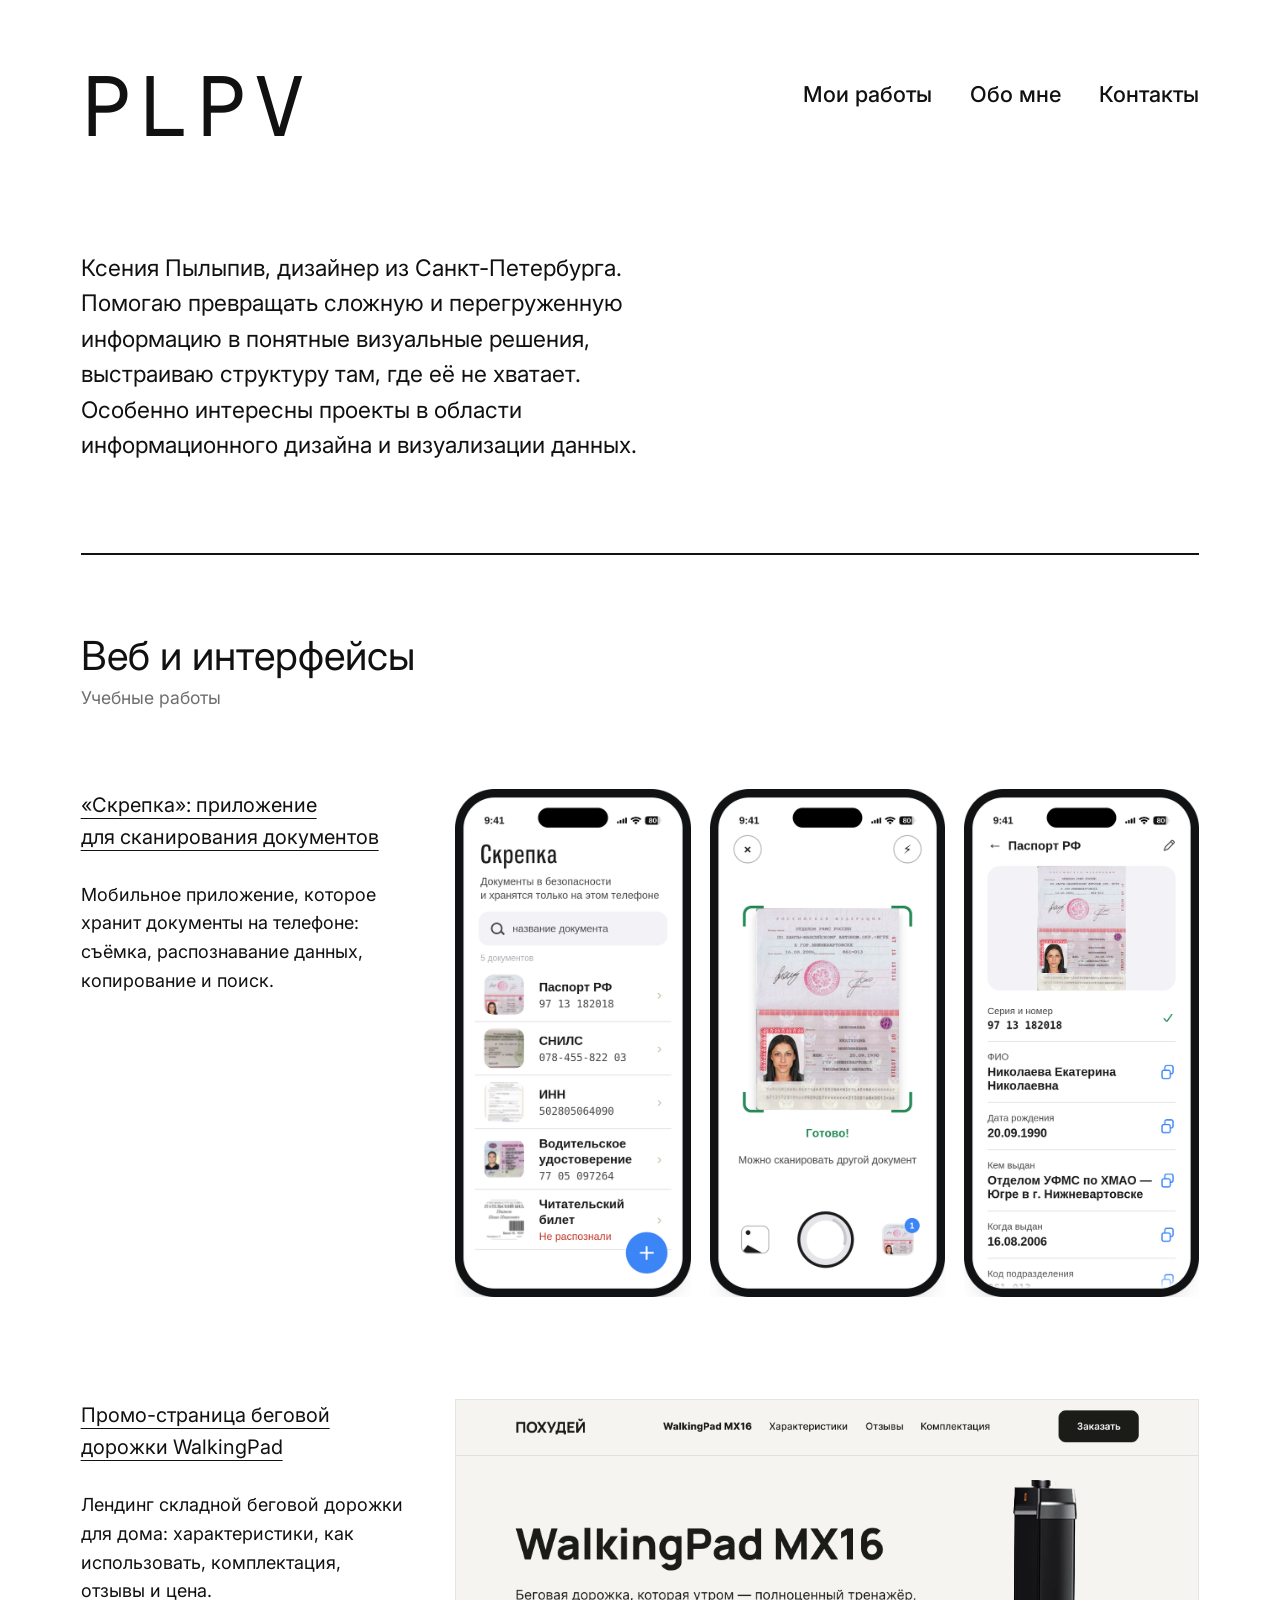
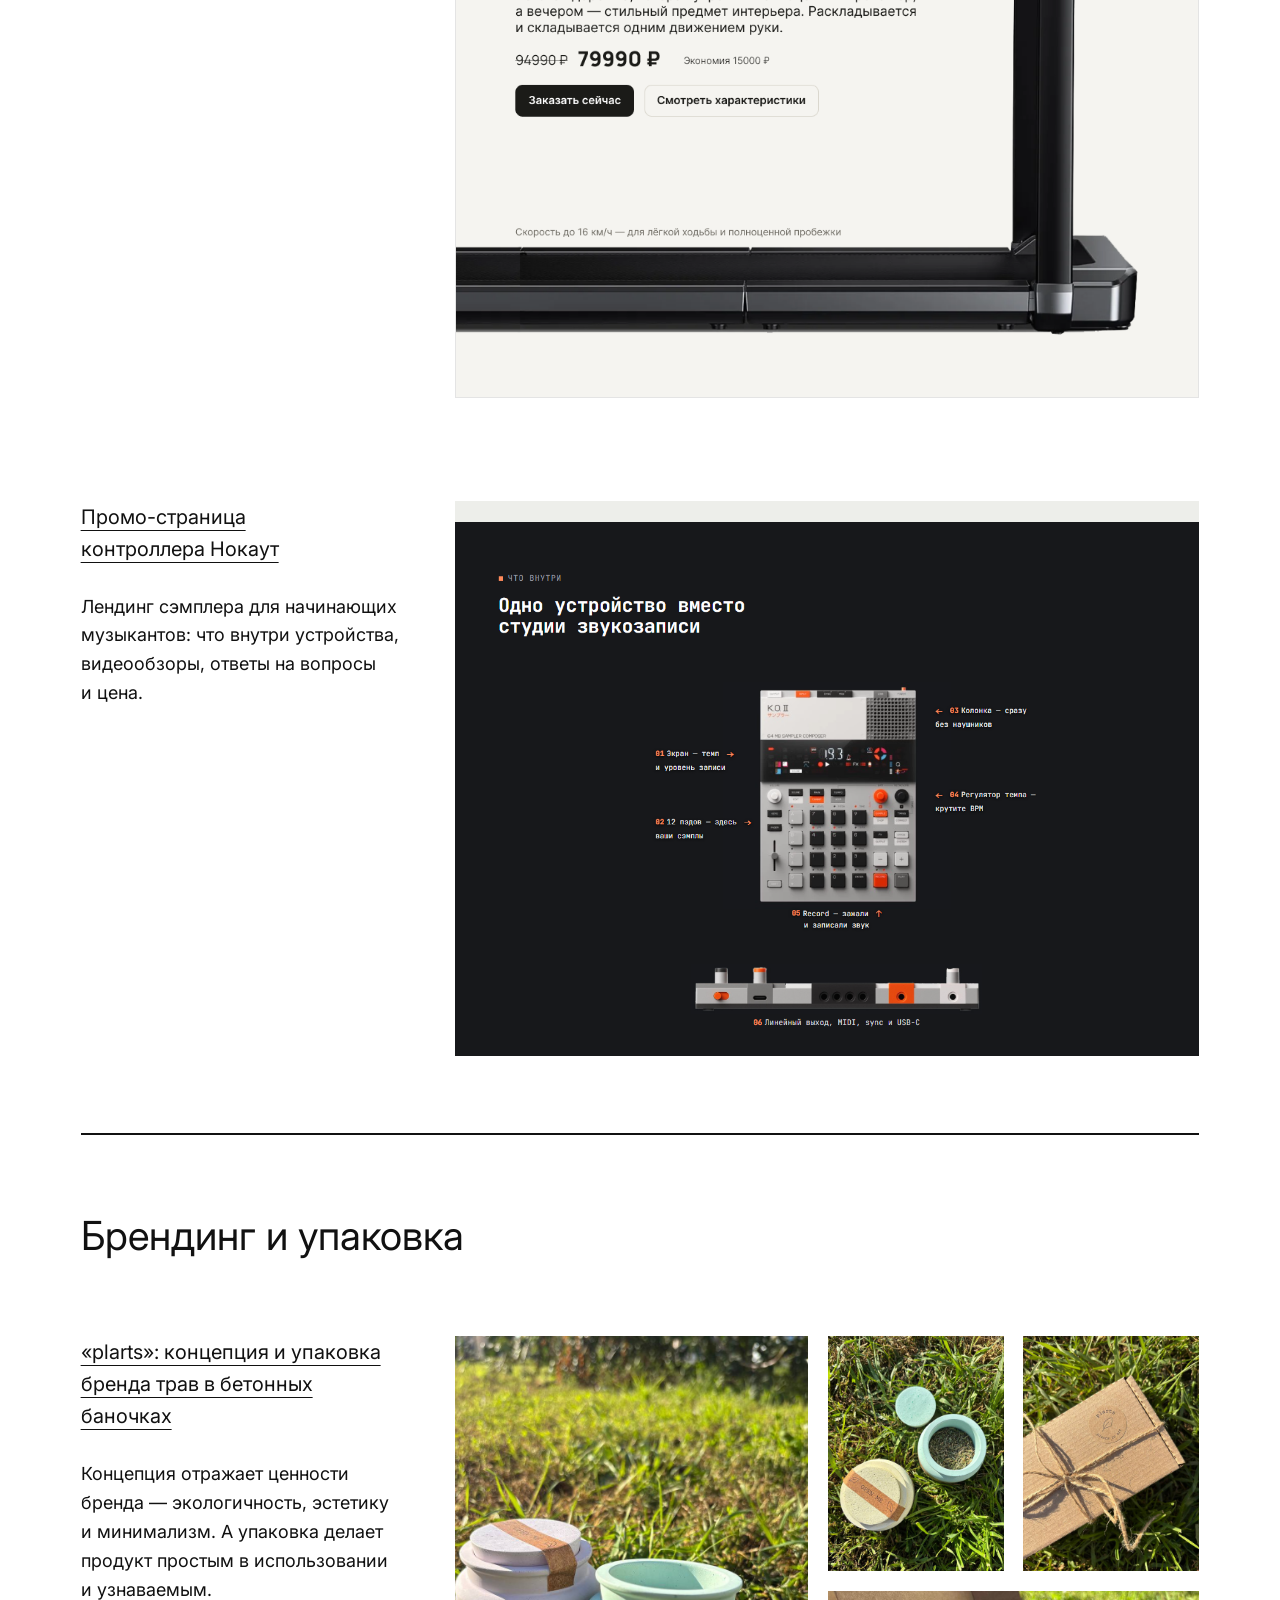
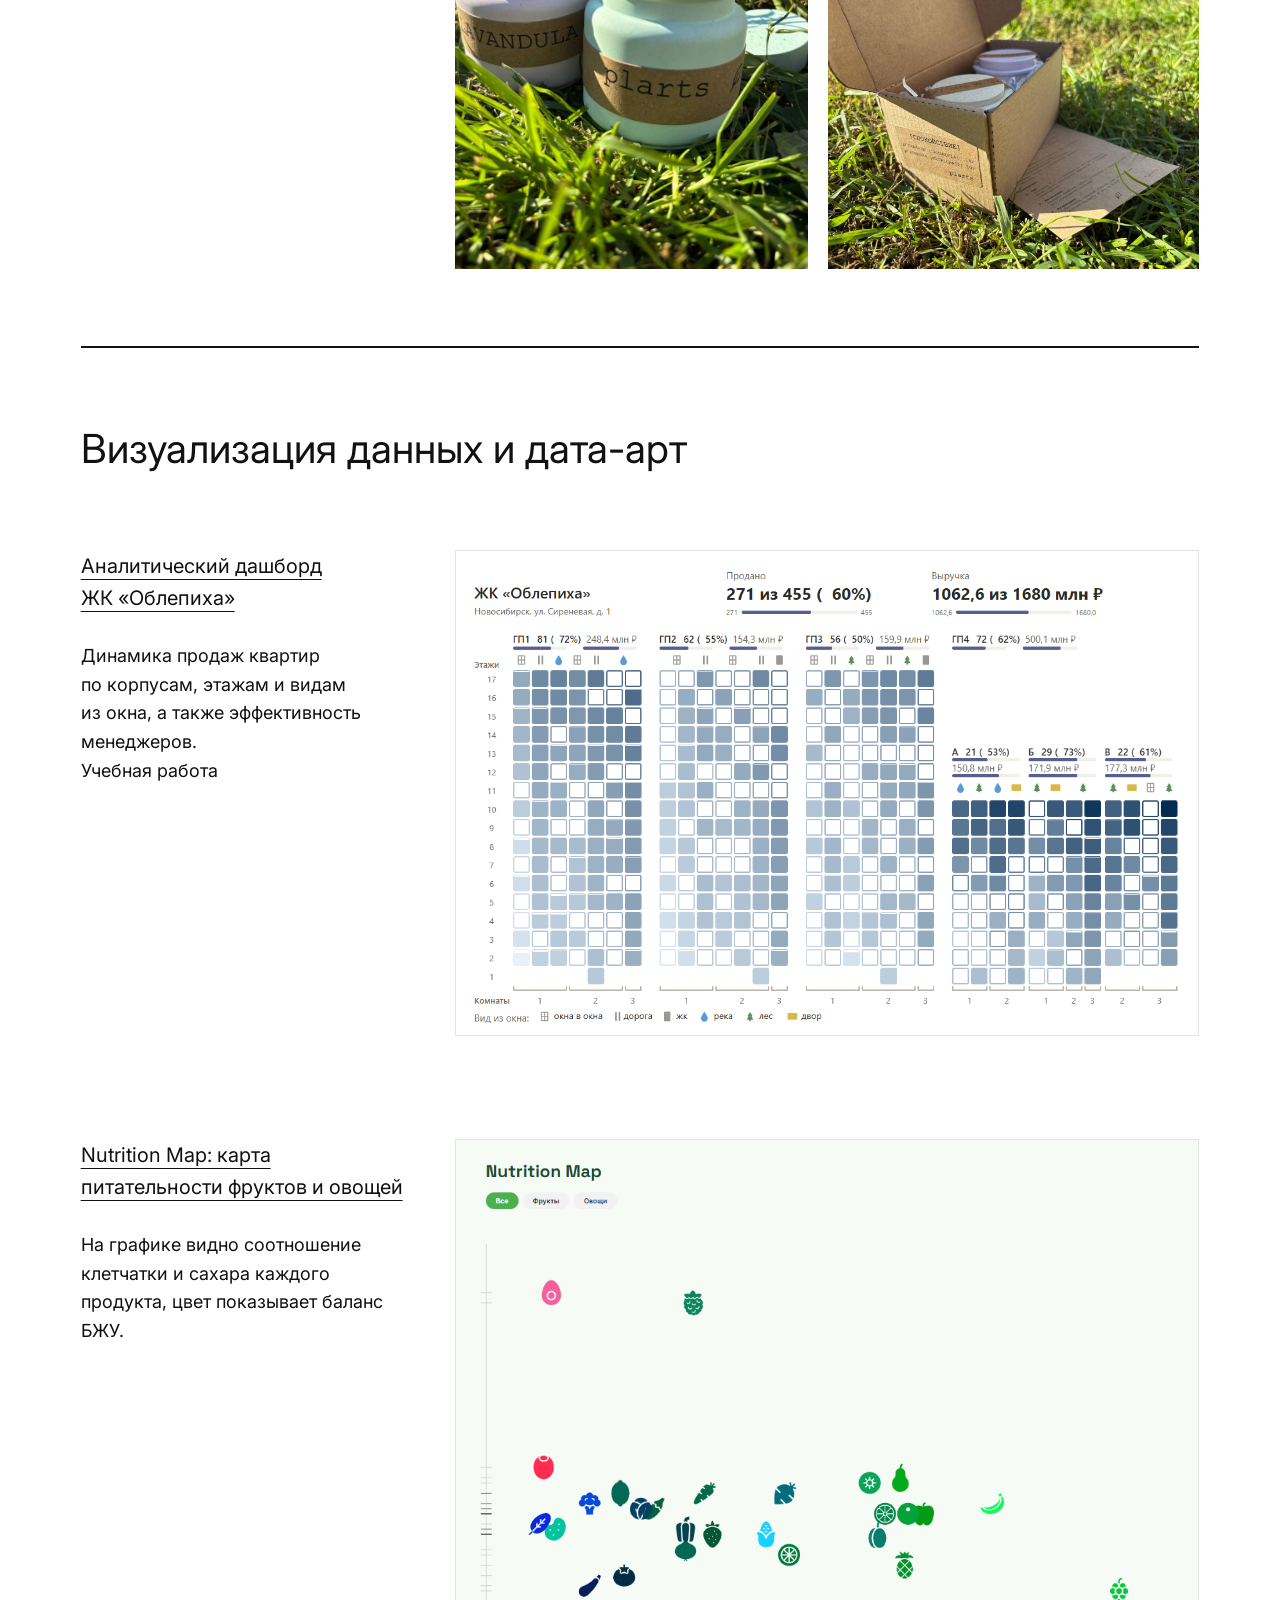
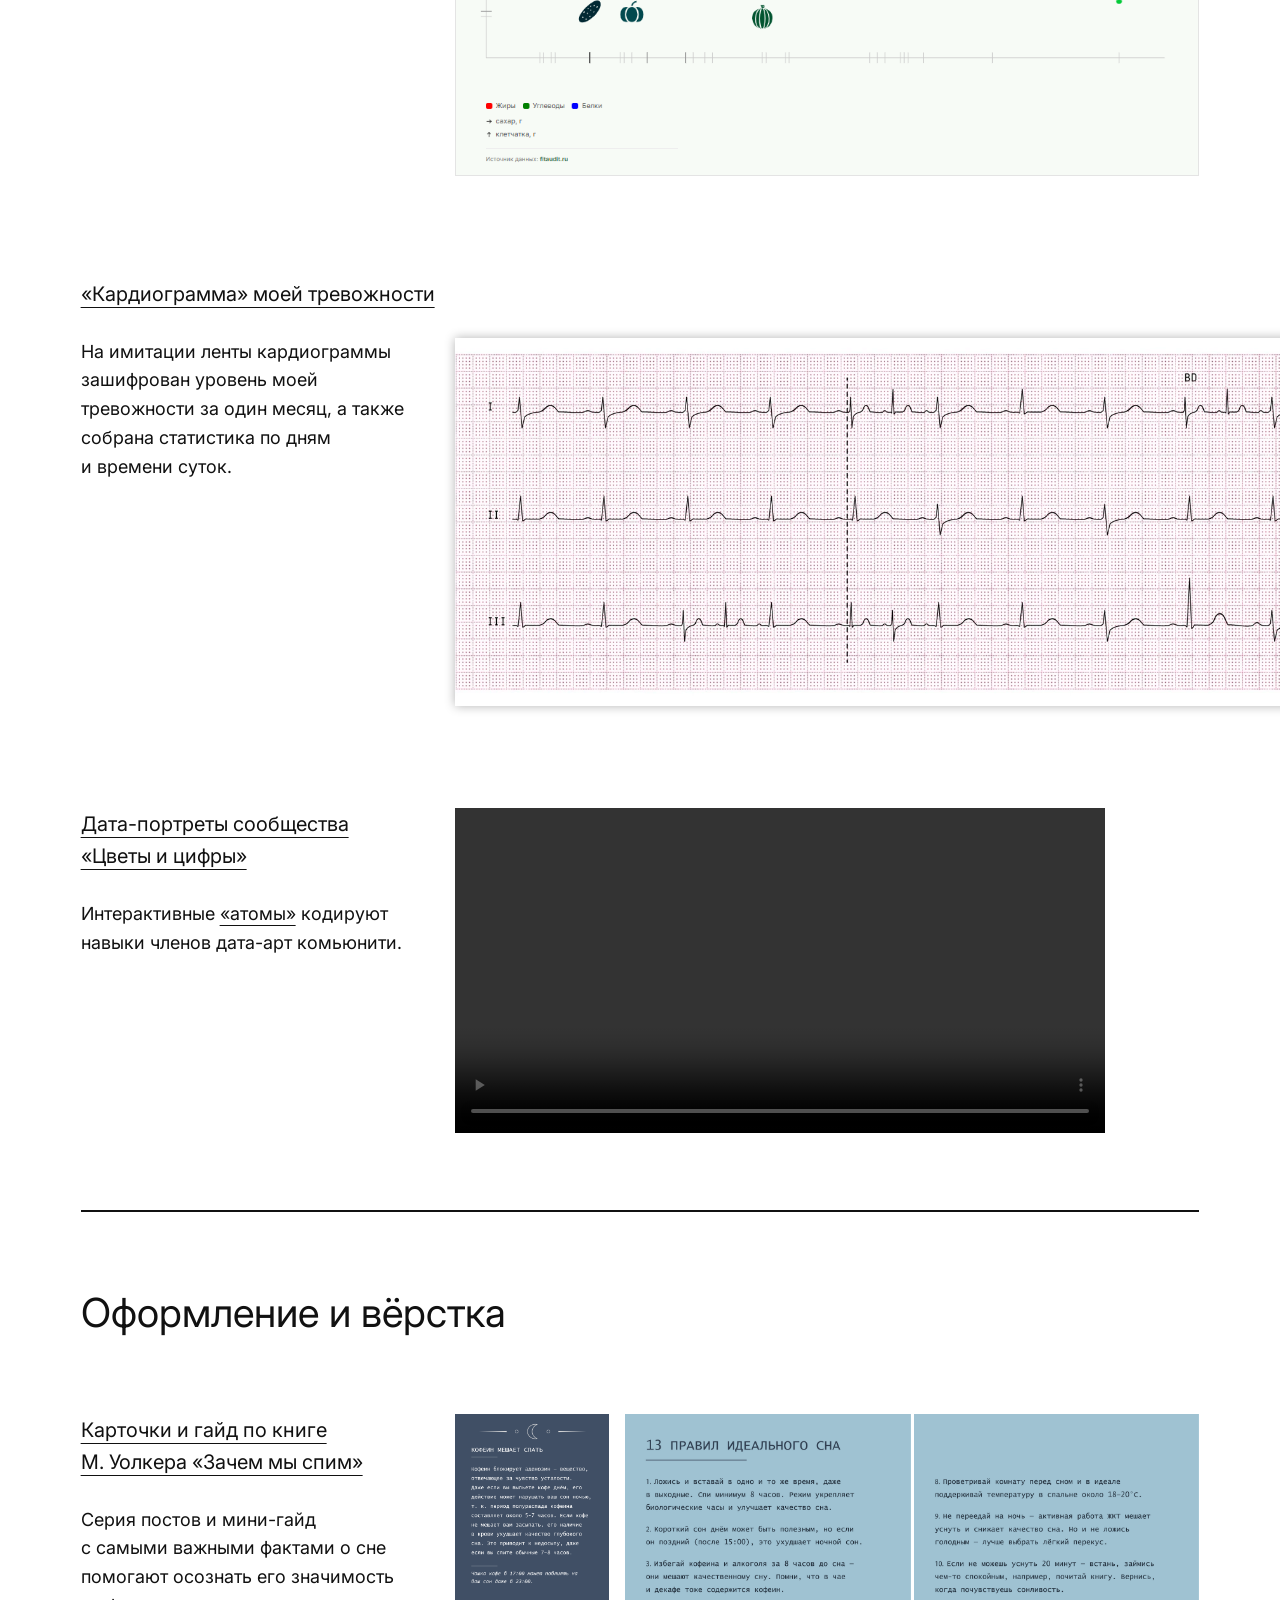
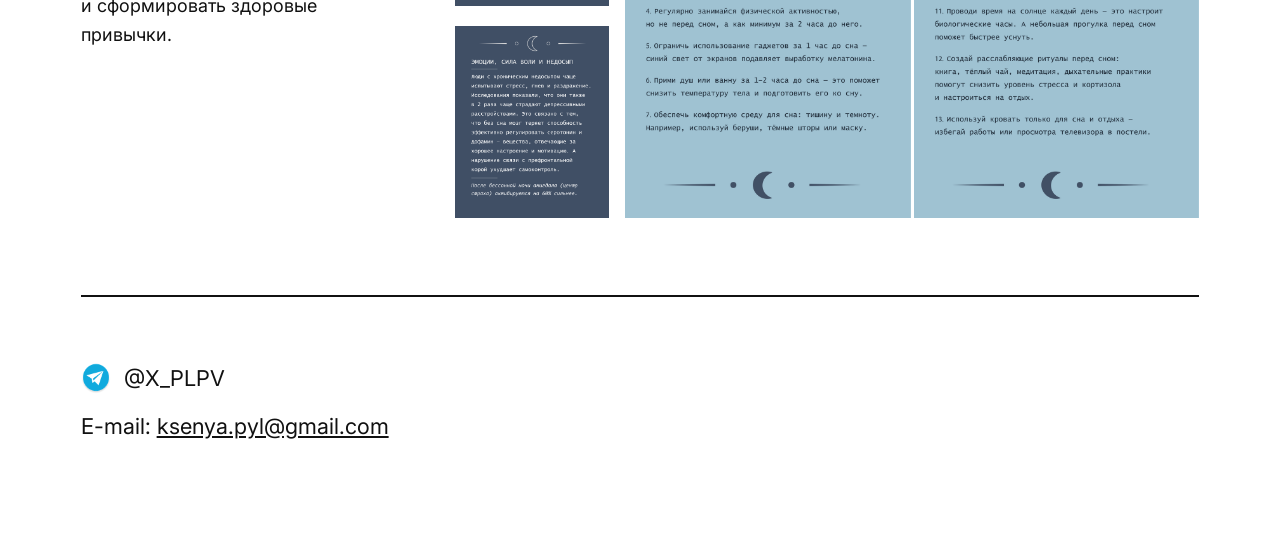
<file: index.html>
<!DOCTYPE html>
<html lang="ru">
<head>
<meta charset="utf-8">
<meta name="viewport" content="width=device-width, initial-scale=1">
<title>PLPV — Ксения Пылыпив, дизайнер</title>
<meta name="description" content="Ксения Пылыпив, дизайнер из Санкт-Петербурга. Информационный дизайн и визуализация данных.">
<link rel="preconnect" href="https://fonts.googleapis.com"><link rel="preconnect" href="https://fonts.gstatic.com" crossorigin>
<link href="https://fonts.googleapis.com/css2?family=Geist+Mono&family=Inter:wght@400;500&display=swap" rel="stylesheet">
<link rel="stylesheet" href="style.css">
</head>
<body>
<div class="wrap">
<header>
  <a class="logo" href="#top" id="top">PLPV</a>
  <nav><a href="#works">Мои работы</a><a href="#top">Обо мне</a><a href="#contacts">Контакты</a></nav>
</header>

<p class="intro" id="about"><span>Ксения Пылыпив, дизайнер из&nbsp;Санкт-Петербурга.</span> <span>Помогаю превращать сложную и&nbsp;перегруженную</span> <span>информацию в&nbsp;понятные визуальные решения,</span> <span>выстраиваю структуру там, где её не&nbsp;хватает.</span> <span>Особенно интересны проекты в&nbsp;области</span> <span>информационного дизайна и&nbsp;визуализации данных.</span></p>
<hr>

<main id="works">
<section>
  <div class="hd"><h2>Веб и&nbsp;интерфейсы</h2><p class="sub">Учебные работы</p></div>
  <article class="project" id="skrepka">
    <div class="info">
      <h3><a href="skrepka.html">«Скрепка»: приложение для&nbsp;сканирования документов</a></h3>
      <p>Мобильное приложение, которое хранит документы на&nbsp;телефоне: съёмка, распознавание данных, копирование и&nbsp;поиск.</p>
    </div>
    <a class="gallery three" href="skrepka.html" aria-label="Открыть «Скрепку» на отдельной странице"><img src="img/skrepka-1.png" alt="Скрепка: список документов" loading="lazy"><img src="img/skrepka-2.png" alt="Скрепка: съёмка документа" loading="lazy"><img src="img/skrepka-3.png" alt="Скрепка: карточка документа" loading="lazy"></a>
  </article>

  <article class="project" id="walkingpad">
    <div class="info">
      <h3><a href="walkingpad.html">Промо-страница беговой дорожки&nbsp;WalkingPad</a></h3>
      <p>Лендинг складной беговой дорожки для&nbsp;дома: характеристики, как использовать, комплектация, отзывы и&nbsp;цена.</p>
    </div>
    <a href="walkingpad.html"><img class="shot" src="img/walkingpad.png" alt="Промо-страница WalkingPad MX16" loading="lazy"></a>
  </article>

  <article class="project">
    <div class="info">
      <h3><a href="https://xplpv.github.io/muzoboika_nokaut/">Промо-страница контроллера&nbsp;Нокаут</a></h3>
      <p>Лендинг сэмплера для&nbsp;начинающих музыкантов: что внутри устройства, видеообзоры, ответы на&nbsp;вопросы и&nbsp;цена.</p>
    </div>
    <a href="https://xplpv.github.io/muzoboika_nokaut/"><img src="img/nokaut-3.png" alt="Блок «Одно устройство вместо студии звукозаписи»" loading="lazy"></a>
  </article>
</section>
<hr>

<section>
  <h2>Брендинг и&nbsp;упаковка</h2>
  <article class="project">
    <div class="info">
      <h3><a href="https://readymag.website/u2789686664/5841627/2/" target="_blank" rel="noopener">«plarts»: концепция и&nbsp;упаковка бренда трав в&nbsp;бетонных баночках</a></h3>
      <p>Концепция отражает ценности бренда&nbsp;— экологичность, эстетику и&nbsp;минимализм. А&nbsp;упаковка делает продукт простым в&nbsp;использовании и&nbsp;узнаваемым.</p>
    </div>
    <div class="gallery plarts" id="plarts">
      <div class="a"><img src="img/plarts-1.jpg" alt="Баночки plarts с лавандой и ромашкой на траве"></div>
      <div class="r"><img src="img/plarts-2.jpg" alt="Открытая баночка с травами"><img src="img/plarts-3.jpg" alt="Крафтовая коробка plarts, перевязанная шпагатом"><img class="d" src="img/plarts-4.jpg" alt="Открытая коробка с двумя баночками и инструкцией"></div>
    </div>
  </article>
</section>
<hr>

<section>
  <h2>Визуализация данных и&nbsp;дата-арт</h2>
  <article class="project">
    <div class="info">
      <h3><a href="https://xplpv.github.io/oblepiha/">Аналитический дашборд ЖК&nbsp;«Облепиха»</a></h3>
      <p>Динамика продаж квартир по&nbsp;корпусам, этажам и&nbsp;видам из&nbsp;окна, а&nbsp;также эффективность менеджеров.</p>
      <p class="tag">Учебная работа</p>
    </div>
    <a href="https://xplpv.github.io/oblepiha/"><img class="shot" src="img/oblepiha.png" alt="Дашборд ЖК Облепиха: шахматка продаж" loading="lazy"></a>
  </article>

  <article class="project">
    <div class="info">
      <h3><a href="https://xplpv.github.io/nutrition-map/">Nutrition Map: карта питательности фруктов и&nbsp;овощей</a></h3>
      <p>На&nbsp;графике видно соотношение клетчатки и&nbsp;сахара каждого продукта, цвет показывает баланс БЖУ.</p>
    </div>
    <a href="https://xplpv.github.io/nutrition-map/"><img class="shot" src="img/nutrition.png" alt="Интерактивная карта Nutrition Map" loading="lazy"></a>
  </article>

  <article class="project top-title" id="anxiety">
    <h3><a href="https://readymag.website/u2789686664/5841627/4/" target="_blank" rel="noopener">«Кардиограмма» моей тревожности</a></h3>
    <div class="info"><p>На&nbsp;имитации ленты кардиограммы зашифрован уровень моей тревожности за&nbsp;один месяц, а&nbsp;также собрана статистика по&nbsp;дням и&nbsp;времени суток.</p></div>
    <div class="ecg"><img src="img/anxiety.webp" alt="Лента кардиограммы, кодирующая уровень тревожности за месяц"></div>
  </article>

  <article class="project">
    <div class="info">
      <h3><a href="https://readymag.website/u2789686664/5841627/5/" target="_blank" rel="noopener">Дата-портреты сообщества «Цветы&nbsp;и&nbsp;цифры»</a></h3>
      <p>Интерактивные <a href="https://xplpv.github.io/databadges_flowers-numbers/">«атомы»</a> кодируют навыки членов дата-арт комьюнити.</p>
    </div>
    <video src="img/data-badges.mp4" autoplay muted loop playsinline controls aria-label="Интерактивные дата-бейджи участников сообщества"></video>
  </article>
</section>
<hr>

<section>
  <h2>Оформление и&nbsp;вёрстка</h2>
  <article class="project" id="sleep">
    <div class="info">
      <h3><a href="https://readymag.website/u2789686664/5841627/8/" target="_blank" rel="noopener">Карточки и&nbsp;гайд по&nbsp;книге М.&nbsp;Уолкера «Зачем мы спим»</a></h3>
      <p>Серия постов и&nbsp;мини-гайд с&nbsp;самыми важными фактами о&nbsp;сне помогают осознать его значимость и&nbsp;сформировать здоровые привычки.</p>
    </div>
    <div class="sleep">
      <div class="dark"><div class="card"><img src="img/sleep-1.png" alt="Карточка: кофеин мешает спать" loading="lazy"></div><div class="card"><img src="img/sleep-2.png" alt="Карточка: эмоции, сила воли и недосып" loading="lazy"></div></div>
      <img src="img/sleep-3.png" alt="Гайд: 13 правил идеального сна, страница 1" loading="lazy">
      <img src="img/sleep-4.png" alt="Гайд: 13 правил идеального сна, страница 2" loading="lazy">
    </div>
  </article>
</section>
</main>
<hr>

<footer id="contacts">
  <a class="contact" href="https://t.me/X_PLPV"><img src="img/telegram.png" alt="Telegram">@X_PLPV</a>
  <p>E-mail: <a href="mailto:ksenya.pyl@gmail.com">ksenya.pyl@gmail.com</a></p>
</footer>
</div>
<script>
(function(){var box=document.querySelector('.ecg'),img=box&&box.querySelector('img');if(!img||matchMedia('(prefers-reduced-motion:reduce)').matches)return;
function upd(){var vh=innerHeight,r=box.getBoundingClientRect(),m=r.top+r.height/2,p=Math.max(0,Math.min(1,(vh*.62-m)/Math.max(1,vh*.52-r.height/2)));img.style.transform='translateX('+(-p*(img.offsetWidth-box.offsetWidth))+'px)'}
addEventListener('scroll',upd,{passive:true});addEventListener('resize',upd);img.addEventListener('load',upd);upd()})();
</script>
<button type="button" class="up" aria-label="Наверх"><svg width="20" height="20" viewBox="0 0 20 20" fill="none" stroke="currentColor" stroke-width="2" aria-hidden="true"><path d="M10 16V4M4.5 9.5 10 4l5.5 5.5"/></svg></button>
<script>
(function(){var b=document.querySelector('.up');function s(){b.classList.toggle('show',scrollY>500)}
addEventListener('scroll',s,{passive:true});s();
b.addEventListener('click',function(){scrollTo({top:0,behavior:matchMedia('(prefers-reduced-motion:reduce)').matches?'auto':'smooth'})})})();
</script>
</body>
</html>
</file>
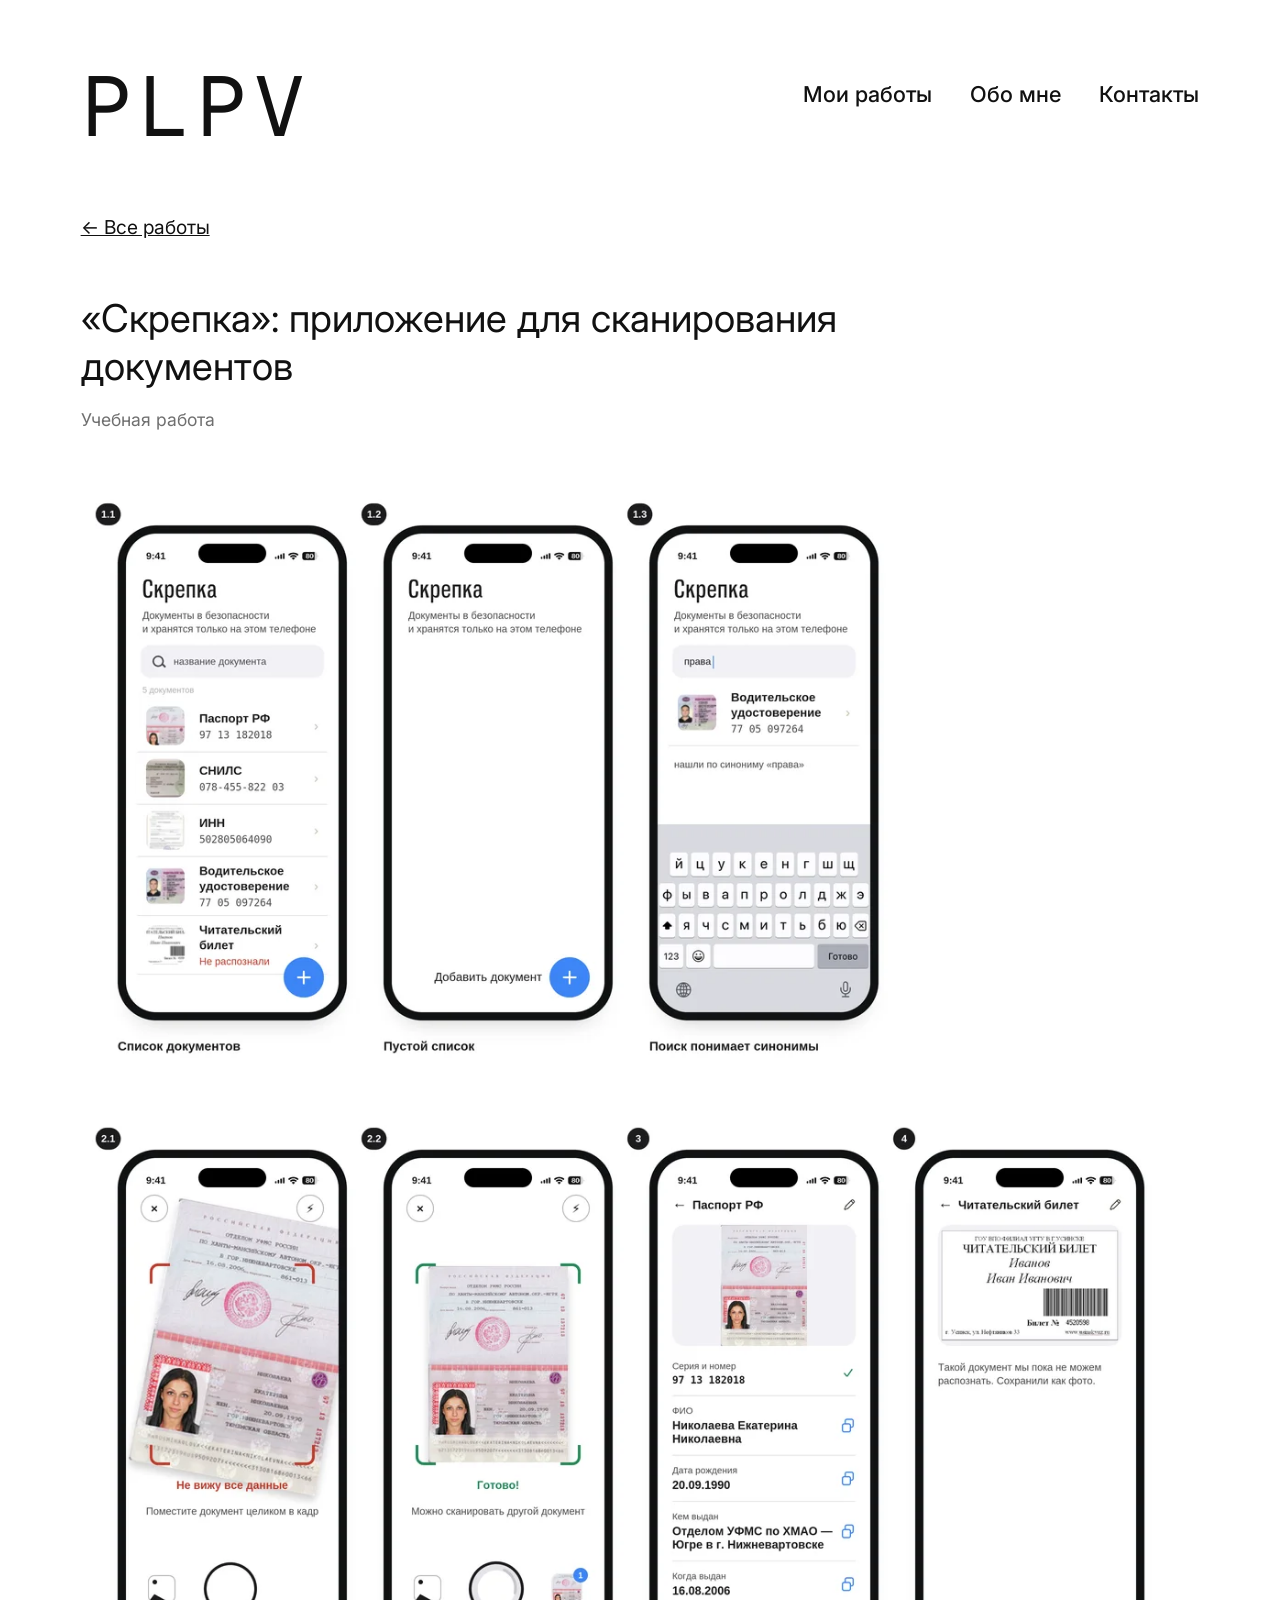
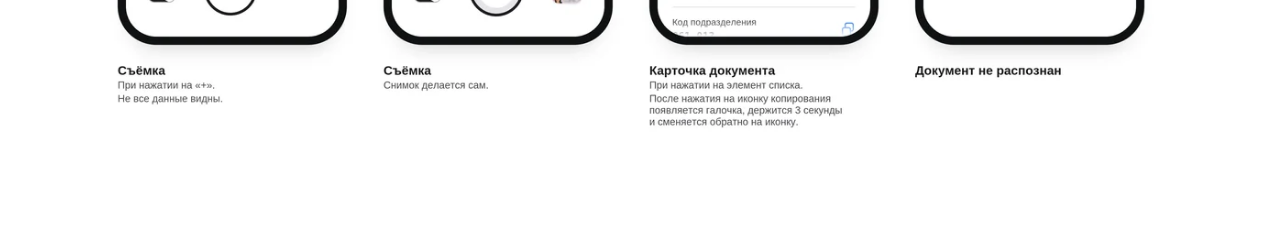
<file: skrepka.html>
<!DOCTYPE html>
<html lang="ru">
<head>
<meta charset="utf-8">
<meta name="viewport" content="width=device-width, initial-scale=1">
<title>«Скрепка»: приложение для сканирования документов — PLPV</title>
<meta name="description" content="Ксения Пылыпив, дизайнер из Санкт-Петербурга. Информационный дизайн и визуализация данных.">
<link rel="preconnect" href="https://fonts.googleapis.com"><link rel="preconnect" href="https://fonts.gstatic.com" crossorigin>
<link href="https://fonts.googleapis.com/css2?family=Geist+Mono&family=Inter:wght@400;500&display=swap" rel="stylesheet">
<link rel="stylesheet" href="style.css">
</head>
<body>
<div class="wrap">
<header><a class="logo" href="index.html">PLPV</a><nav><a href="index.html#works">Мои работы</a><a href="index.html#top">Обо мне</a><a href="index.html#contacts">Контакты</a></nav></header>
<main class="page" id="skrepka-page">
<a class="back" href="index.html#skrepka">← Все работы</a>
<h1>«Скрепка»: приложение для&nbsp;сканирования документов</h1>
<p class="sub">Учебная работа</p>
<img src="img/skrepka-full.webp" alt="Экраны приложения «Скрепка»">
</main>
</div>
<button type="button" class="up" aria-label="Наверх"><svg width="20" height="20" viewBox="0 0 20 20" fill="none" stroke="currentColor" stroke-width="2" aria-hidden="true"><path d="M10 16V4M4.5 9.5 10 4l5.5 5.5"/></svg></button>
<script>
(function(){var b=document.querySelector('.up');function s(){b.classList.toggle('show',scrollY>500)}
addEventListener('scroll',s,{passive:true});s();
b.addEventListener('click',function(){scrollTo({top:0,behavior:matchMedia('(prefers-reduced-motion:reduce)').matches?'auto':'smooth'})})})();
</script>
</body>
</html>
</file>
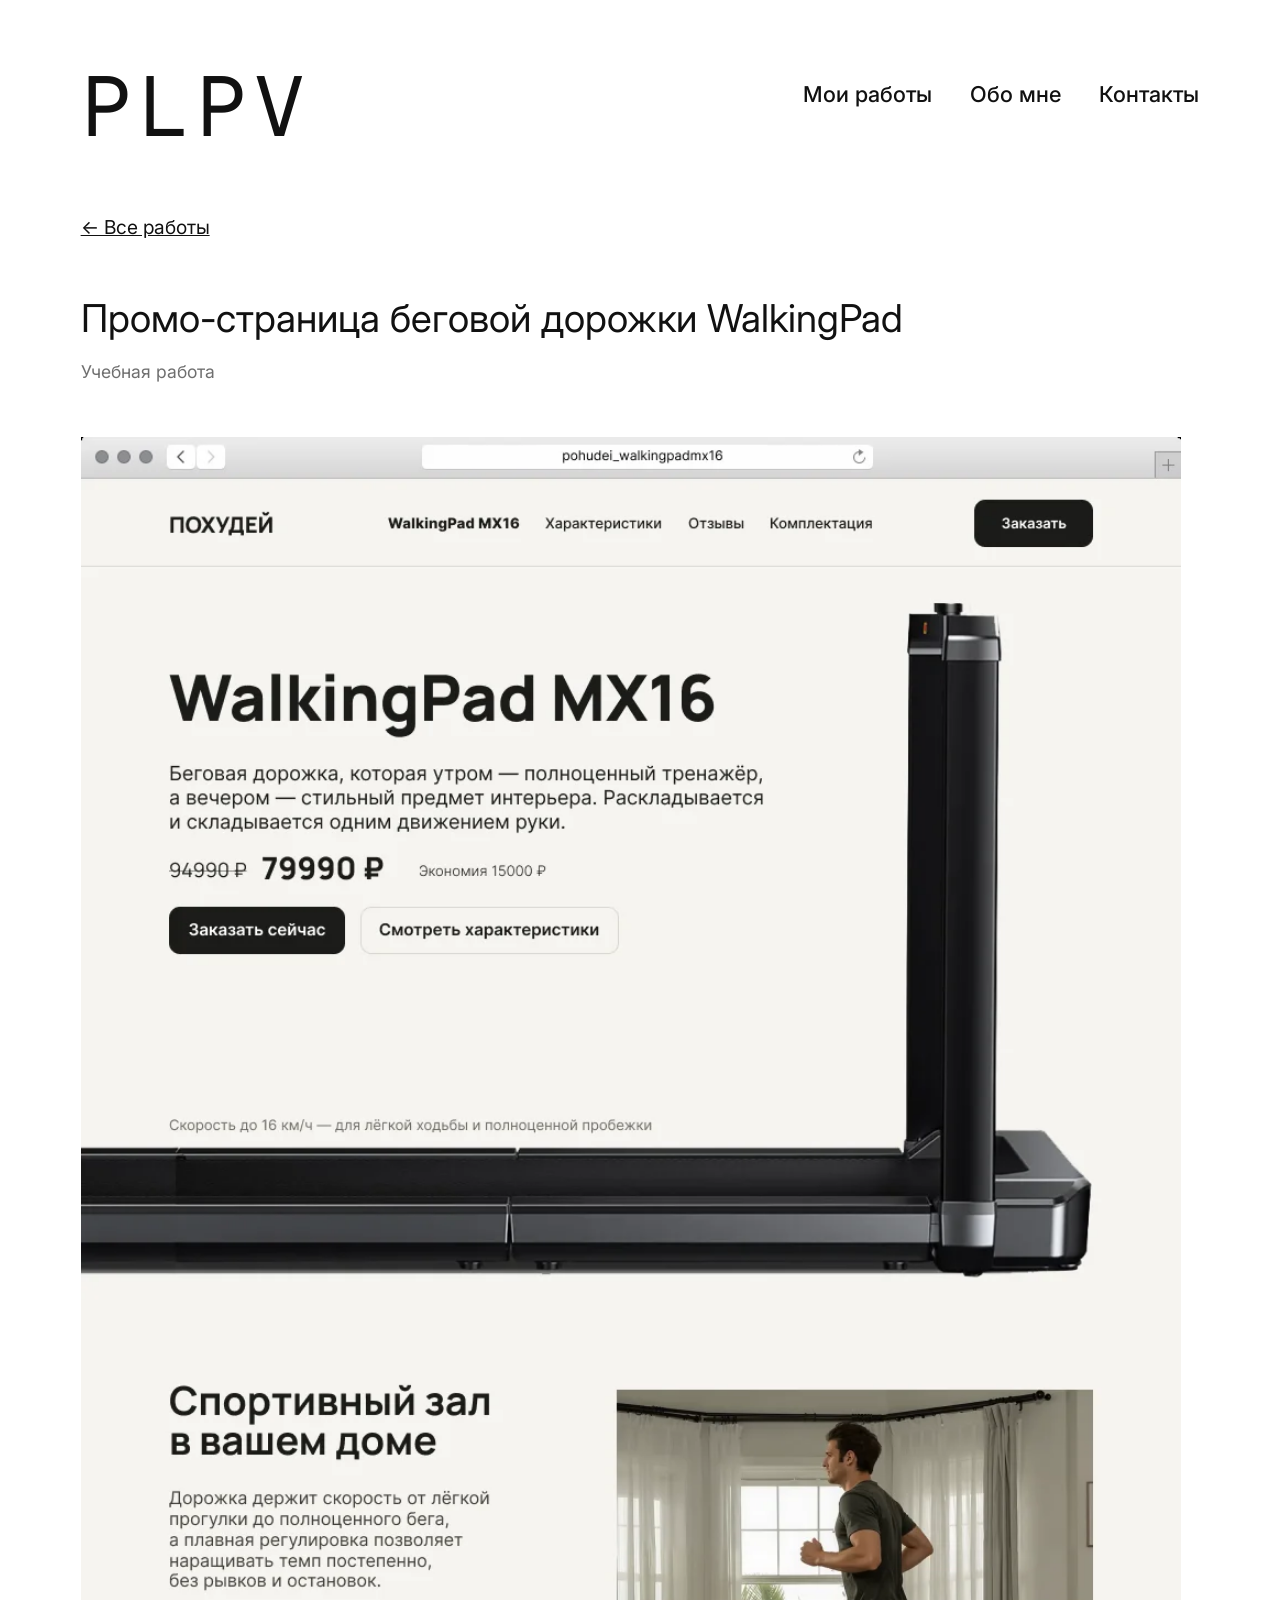
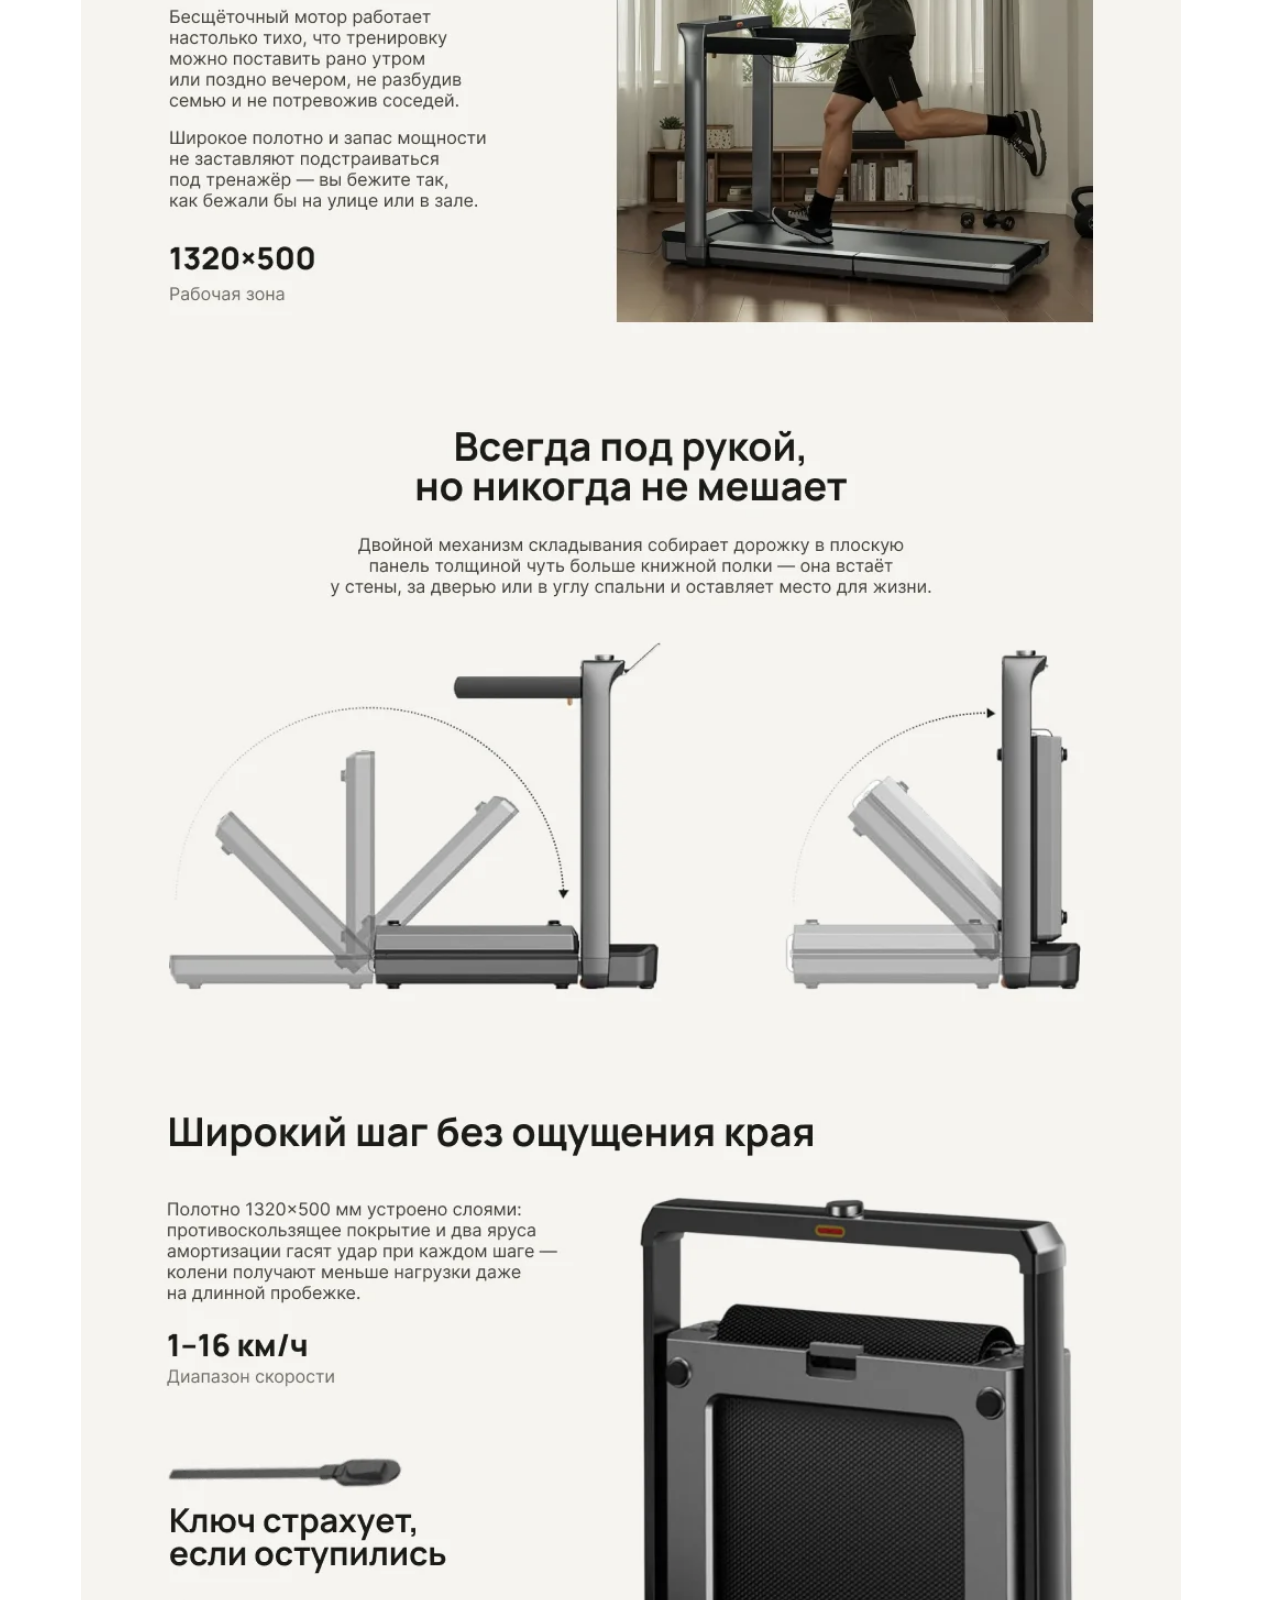
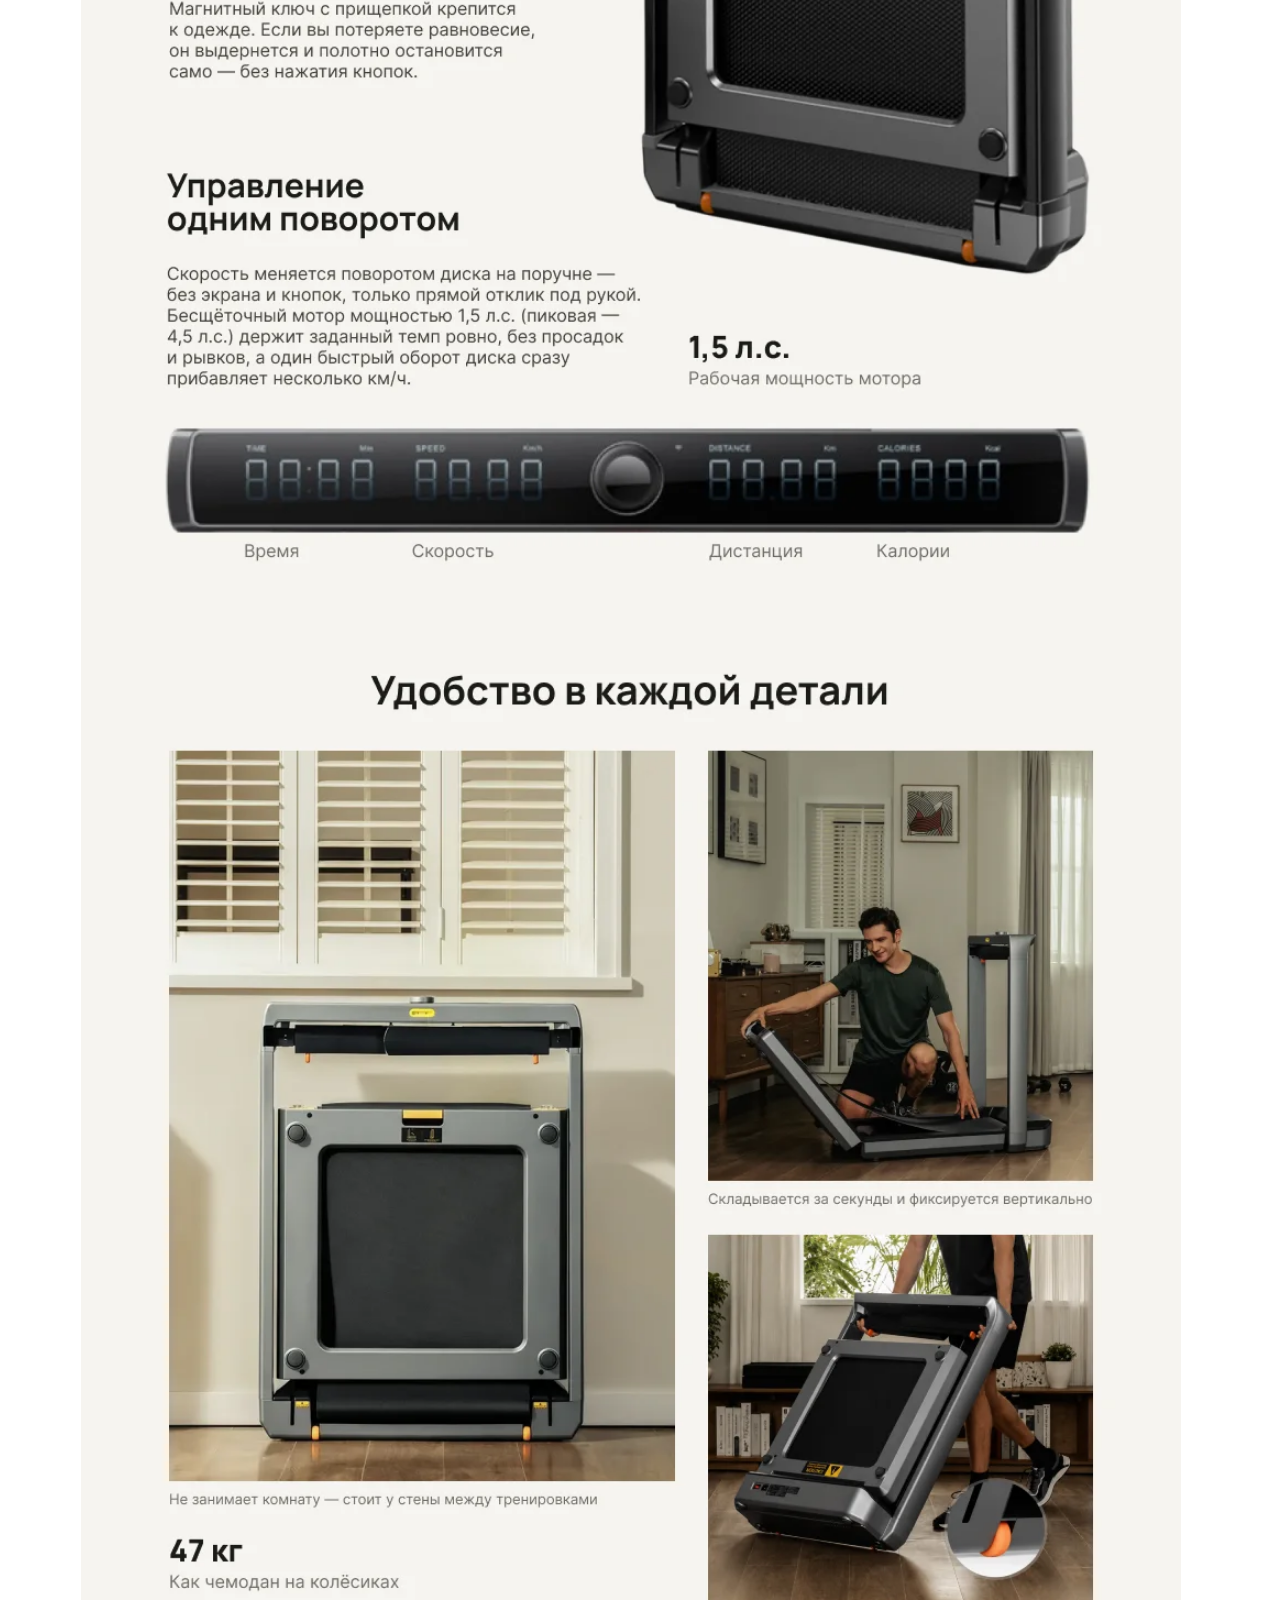
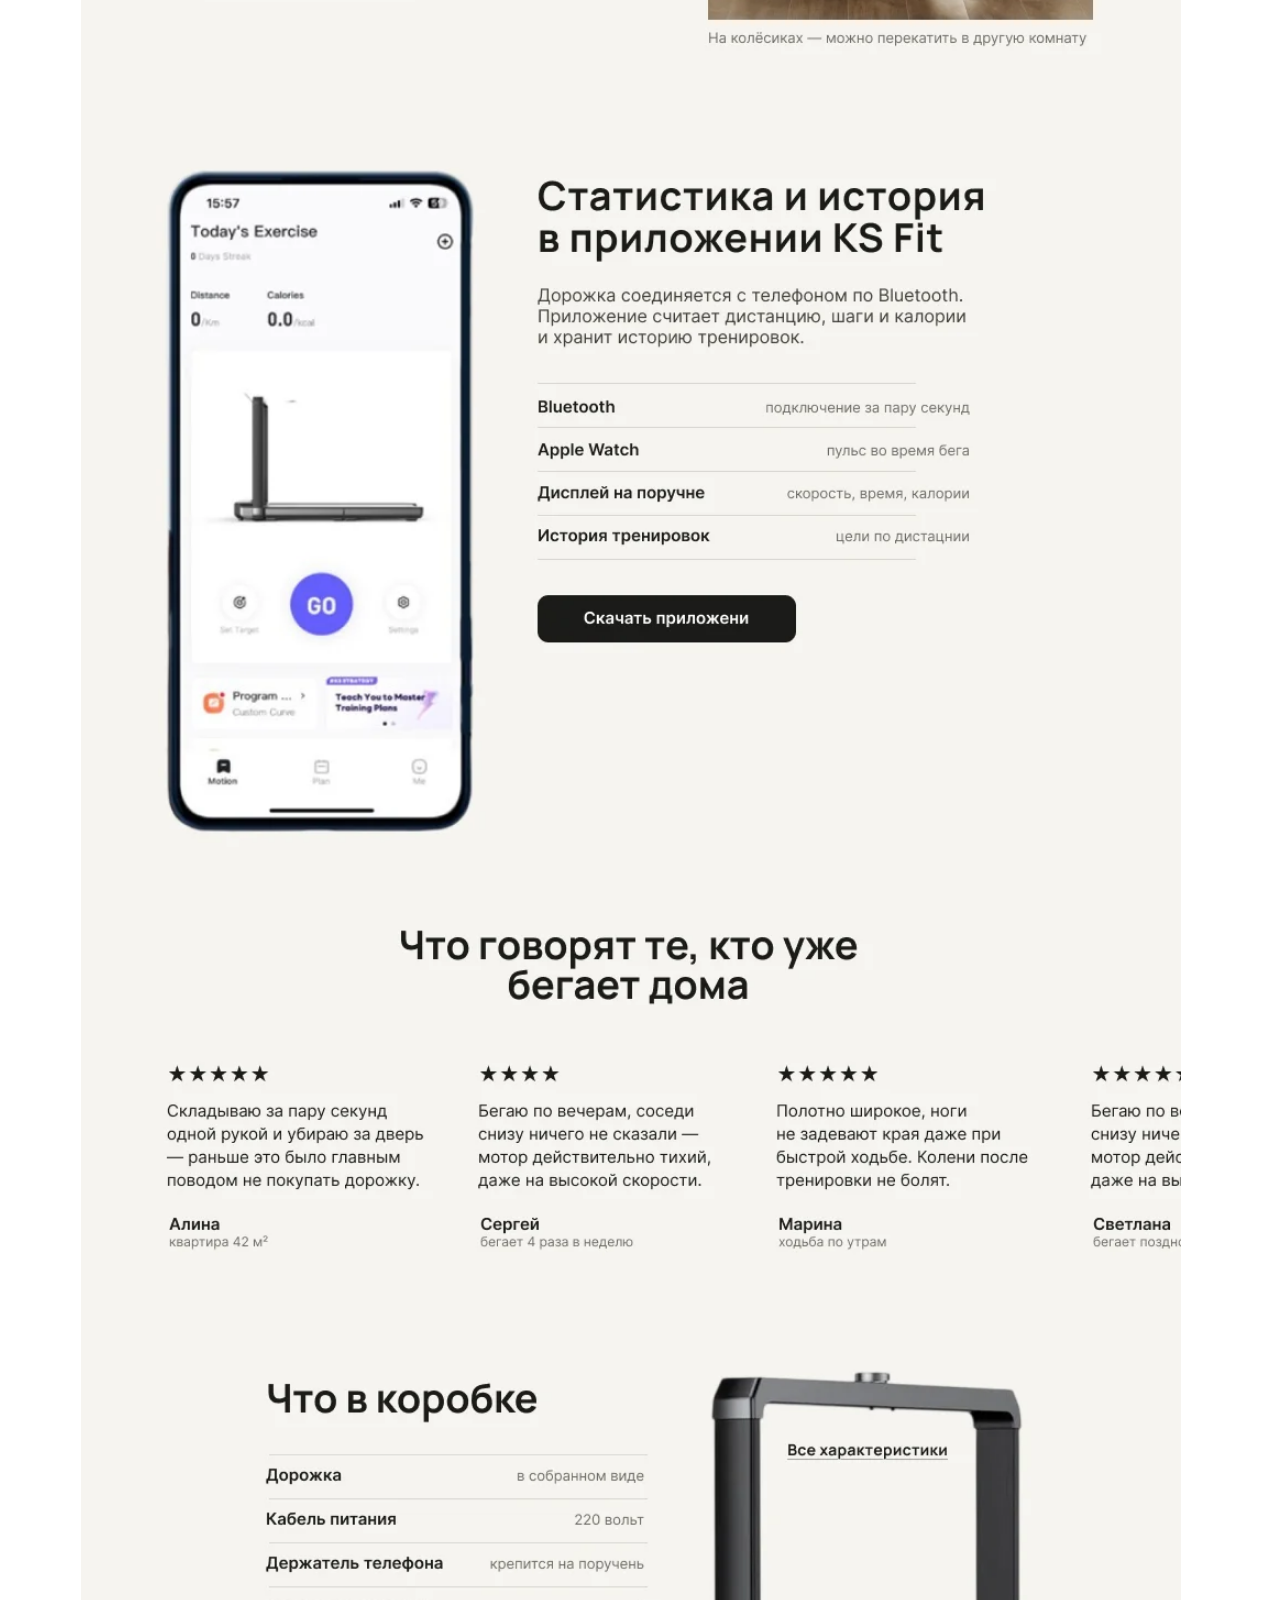
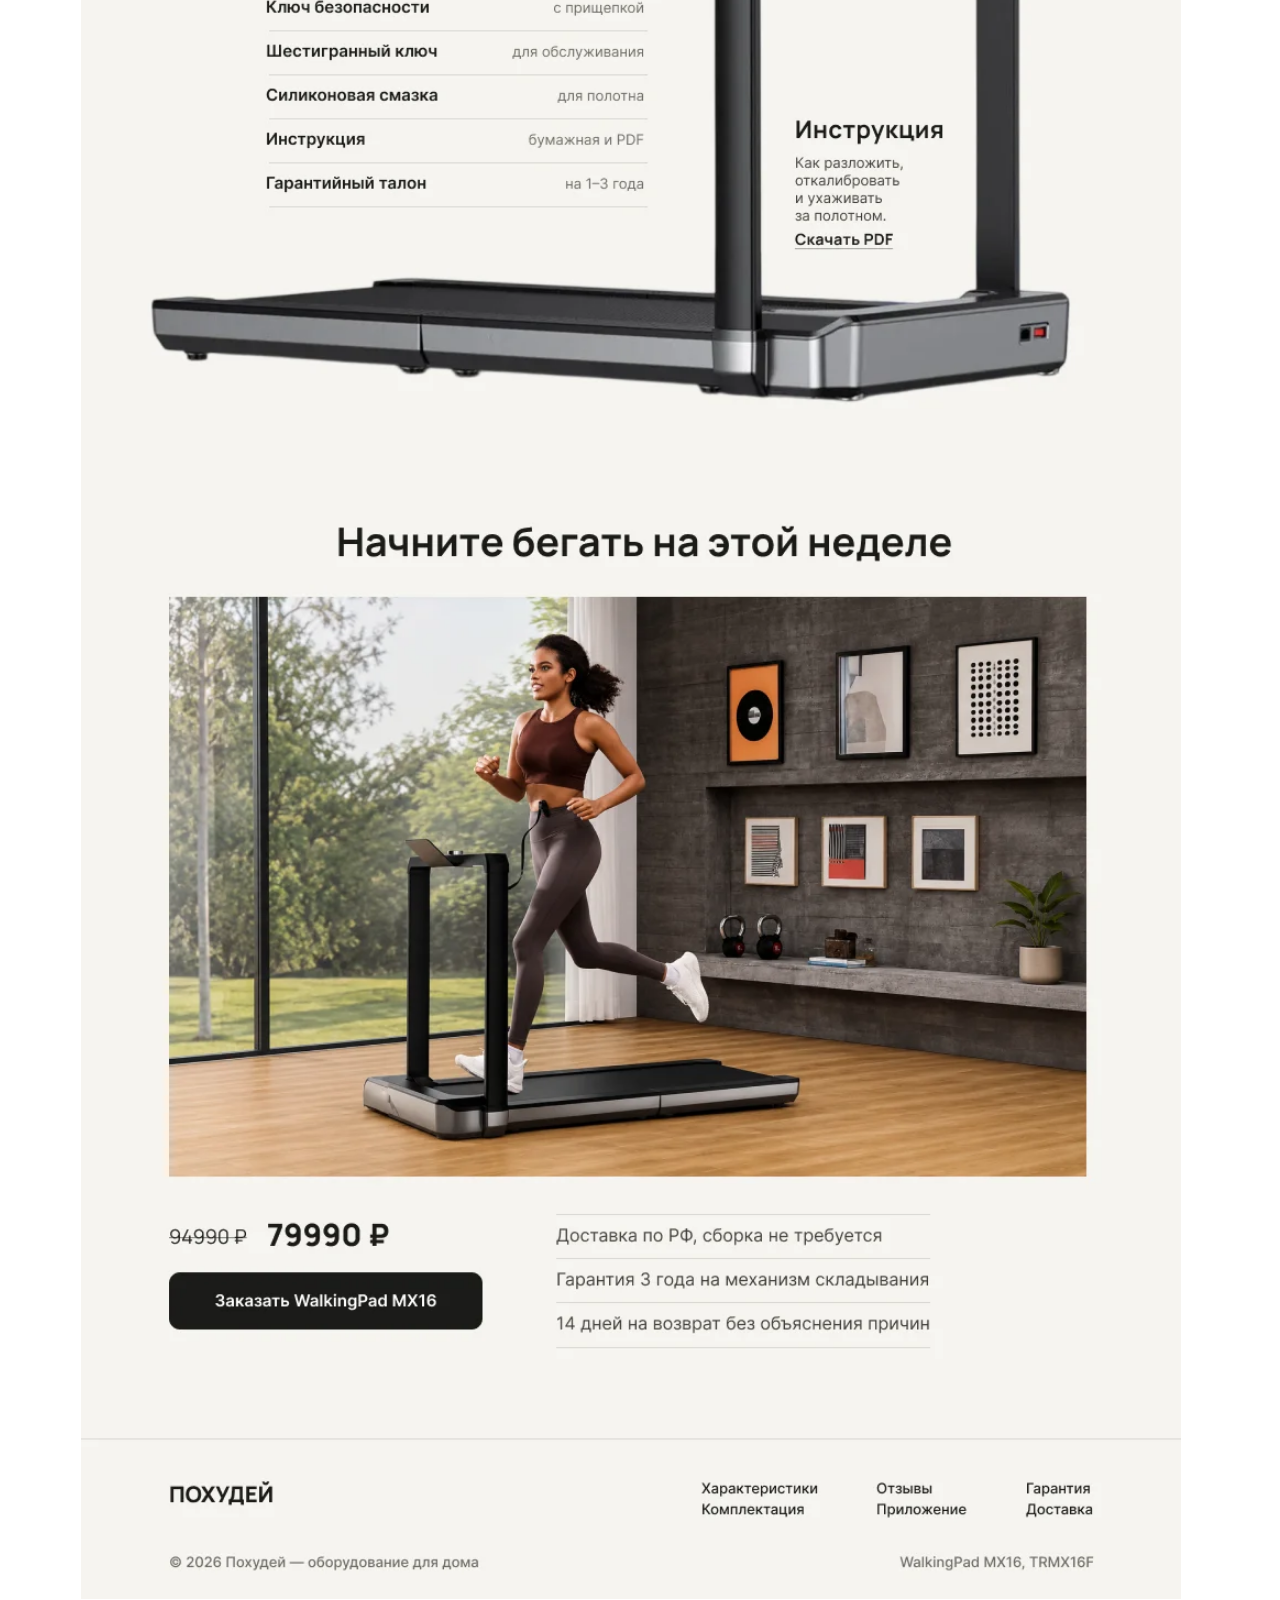
<file: walkingpad.html>
<!DOCTYPE html>
<html lang="ru">
<head>
<meta charset="utf-8">
<meta name="viewport" content="width=device-width, initial-scale=1">
<title>Промо-страница беговой дорожки&nbsp;WalkingPad — PLPV</title>
<meta name="description" content="Ксения Пылыпив, дизайнер из Санкт-Петербурга. Информационный дизайн и визуализация данных.">
<link rel="preconnect" href="https://fonts.googleapis.com"><link rel="preconnect" href="https://fonts.gstatic.com" crossorigin>
<link href="https://fonts.googleapis.com/css2?family=Geist+Mono&family=Inter:wght@400;500&display=swap" rel="stylesheet">
<link rel="stylesheet" href="style.css">
</head>
<body>
<div class="wrap">
<header><a class="logo" href="index.html">PLPV</a><nav><a href="index.html#works">Мои работы</a><a href="index.html#top">Обо мне</a><a href="index.html#contacts">Контакты</a></nav></header>
<main class="page" id="walkingpad-page">
<a class="back" href="index.html#walkingpad">← Все работы</a>
<h1>Промо-страница беговой дорожки&nbsp;WalkingPad</h1>
<p class="sub">Учебная работа</p>
<img src="img/walkingpad-full.webp" alt="Промо-страница беговой дорожки WalkingPad MX16">
</main>
</div>
<button type="button" class="up" aria-label="Наверх"><svg width="20" height="20" viewBox="0 0 20 20" fill="none" stroke="currentColor" stroke-width="2" aria-hidden="true"><path d="M10 16V4M4.5 9.5 10 4l5.5 5.5"/></svg></button>
<script>
(function(){var b=document.querySelector('.up');function s(){b.classList.toggle('show',scrollY>500)}
addEventListener('scroll',s,{passive:true});s();
b.addEventListener('click',function(){scrollTo({top:0,behavior:matchMedia('(prefers-reduced-motion:reduce)').matches?'auto':'smooth'})})})();
</script>
</body>
</html>
</file>
<file: style.css>
:root{--sans:"Inter",system-ui,-apple-system,"Segoe UI",Arial,sans-serif;--mono:"Geist Mono","SF Mono",Menlo,monospace;--ink:#111;--pad:clamp(20px,6.3vw,120px);--g:clamp(10px,1.5vw,22px)}
*{box-sizing:border-box;margin:0}
html,body{overflow-x:clip}
html{scroll-behavior:smooth}
body{font-family:var(--sans);color:var(--ink);background:#fff;font-size:clamp(18px,.536vw + 10.3px,26px);line-height:1.6}
img,video{display:block;max-width:100%;height:auto}
a{color:inherit;transition:opacity .2s}
a:hover{opacity:.5}
a:focus,button:focus{outline:none}
a:focus-visible{opacity:.5}
*{-webkit-tap-highlight-color:transparent}
.wrap{padding:0 var(--pad)}
header{display:flex;justify-content:space-between;align-items:flex-start;padding-top:clamp(28px,5vw,90px)}
.logo{font-family:var(--mono);font-weight:400;font-size:clamp(56px,6.6vw,128px);letter-spacing:.08em;line-height:1;text-decoration:none}
nav{display:flex;gap:clamp(18px,3vw,48px);font-size:clamp(19px,.714vw + 12.7px,34px);padding-top:.6em}
nav a{text-decoration:none;white-space:nowrap;font-weight:500}
.intro{max-width:900px;font-size:clamp(19px,.714vw + 13.7px,36px);line-height:1.55;margin:clamp(48px,8vw,130px) 0 clamp(48px,7vw,110px)}
.intro span{display:block}
hr{border:0;border-top:2px solid var(--ink);margin:0}
section{padding:clamp(48px,6vw,90px) 0}
h2{font-weight:400;font-size:clamp(28px,1.25vw + 24px,64px);letter-spacing:0;line-height:1.2;margin-bottom:clamp(40px,6vw,90px)}
.project{display:grid;grid-template-columns:minmax(0,1fr) minmax(0,2.3fr);gap:clamp(24px,4vw,64px);margin-bottom:clamp(64px,8vw,130px)}
.project:last-child{margin-bottom:0}
.project h3{font-weight:400;font-size:clamp(19px,.625vw + 12px,32px);line-height:1.6;margin-bottom:1.4em}
.project h3 a{text-decoration:underline;text-underline-offset:.3em;text-decoration-thickness:1px}
.info p{max-width:32ch}
.top-title h3{grid-column:1/-1;margin:0 0 -1.2em}
.gallery{display:grid;gap:var(--g)}
.plarts{grid-template-columns:minmax(0,1.9fr) minmax(0,2fr)}
.plarts .a{position:relative}
.plarts .a img{position:absolute;inset:0;width:100%;height:100%;object-fit:cover}
.plarts .r{display:grid;grid-template-columns:minmax(0,1fr) minmax(0,1fr);gap:var(--g);min-width:0}
.plarts .r img{display:block;width:100%;height:auto}
.plarts .r .d{grid-column:1/-1}
.legends{display:grid;grid-template-columns:1fr 1fr;gap:var(--g)}
.lcol{display:grid;gap:var(--g);aspect-ratio:577/1262;min-height:0;overflow:hidden}
.l1{grid-template-rows:702fr 544fr}.l2{grid-template-rows:656fr 578fr}
.lcol img{width:100%;height:100%;min-height:0;object-fit:fill}
.sleep{display:grid;grid-template-columns:minmax(0,236fr) minmax(0,24fr) minmax(0,439fr) minmax(0,4fr) minmax(0,438fr);align-items:stretch}
.sleep .dark{display:flex;flex-direction:column;justify-content:space-between;gap:var(--g)}
.sleep>.dark{grid-column:1}.sleep>img:nth-child(2){grid-column:3}.sleep>img:nth-child(3){grid-column:5}
.sleep .card{background:#404f65;padding:0 6%;flex:none}
.sleep .card img{width:100%;height:auto;aspect-ratio:900/1275}
.three{grid-template-columns:repeat(3,minmax(0,1fr))}
.gallery>*,.sleep>*{min-width:0}
.ecg{position:relative;z-index:2}
.ecg img{width:450%;max-width:none;will-change:transform;box-shadow:0 0 10px rgba(0,0,0,.3)}
video{width:100%;max-width:650px}
.shot{border:1px solid #e4e4e4;width:100%}
footer{padding:clamp(40px,5vw,70px) 0 clamp(70px,8vw,120px)}
.contact{display:flex;align-items:center;gap:.6em;font-size:clamp(19px,.714vw + 12.7px,34px);text-decoration:none;width:max-content}
.contact img{width:1.4em;height:1.4em}
footer p{font-size:clamp(19px,.714vw + 12.7px,34px);margin-top:.6em}
@media(max-width:820px){
 .project{grid-template-columns:1fr}.info p{max-width:none}
 .top-title h3{margin:0}
 .ecg img{width:500%}
 header{flex-direction:column;gap:22px}
 nav{font-size:16px;gap:20px;padding-top:0}.logo{font-size:52px}
 .intro{font-size:17px;text-wrap:pretty}.intro span{display:inline}
}
@media(prefers-reduced-motion:reduce){html{scroll-behavior:auto}}

.hd{margin-bottom:clamp(40px,6vw,90px)}.hd h2{margin-bottom:.1em}
.sub{font-size:clamp(17px,.4vw + 12.5px,24px);opacity:.6}
.tag{margin-top:0}

a:hover:has(>img),a.gallery:hover{opacity:1}
.page{padding:clamp(28px,5vw,70px) 0 clamp(60px,8vw,120px)}
.page .back{display:inline-block;font-size:clamp(17px,1.5vw,20px);margin-bottom:clamp(28px,4vw,56px)}
.page h1{font-weight:400;font-size:clamp(26px,3vw,40px);line-height:1.25;margin-bottom:.4em;max-width:22em}
.page .sub{margin-bottom:clamp(28px,4vw,56px)}
.page img{width:100%;max-width:1100px}

.project p a{text-decoration:underline;text-underline-offset:.25em;text-decoration-thickness:1px}
.up{position:fixed;right:max(16px,env(safe-area-inset-right,0px));bottom:max(16px,env(safe-area-inset-bottom,0px));width:48px;height:48px;border:0;border-radius:50%;background:rgba(17,17,17,.45);color:#fff;cursor:pointer;display:grid;place-items:center;opacity:0;pointer-events:none;transition:opacity .25s,background .2s;z-index:5}
.up.show{opacity:1;pointer-events:auto}.up:hover{background:rgba(17,17,17,.75)}
</file>
